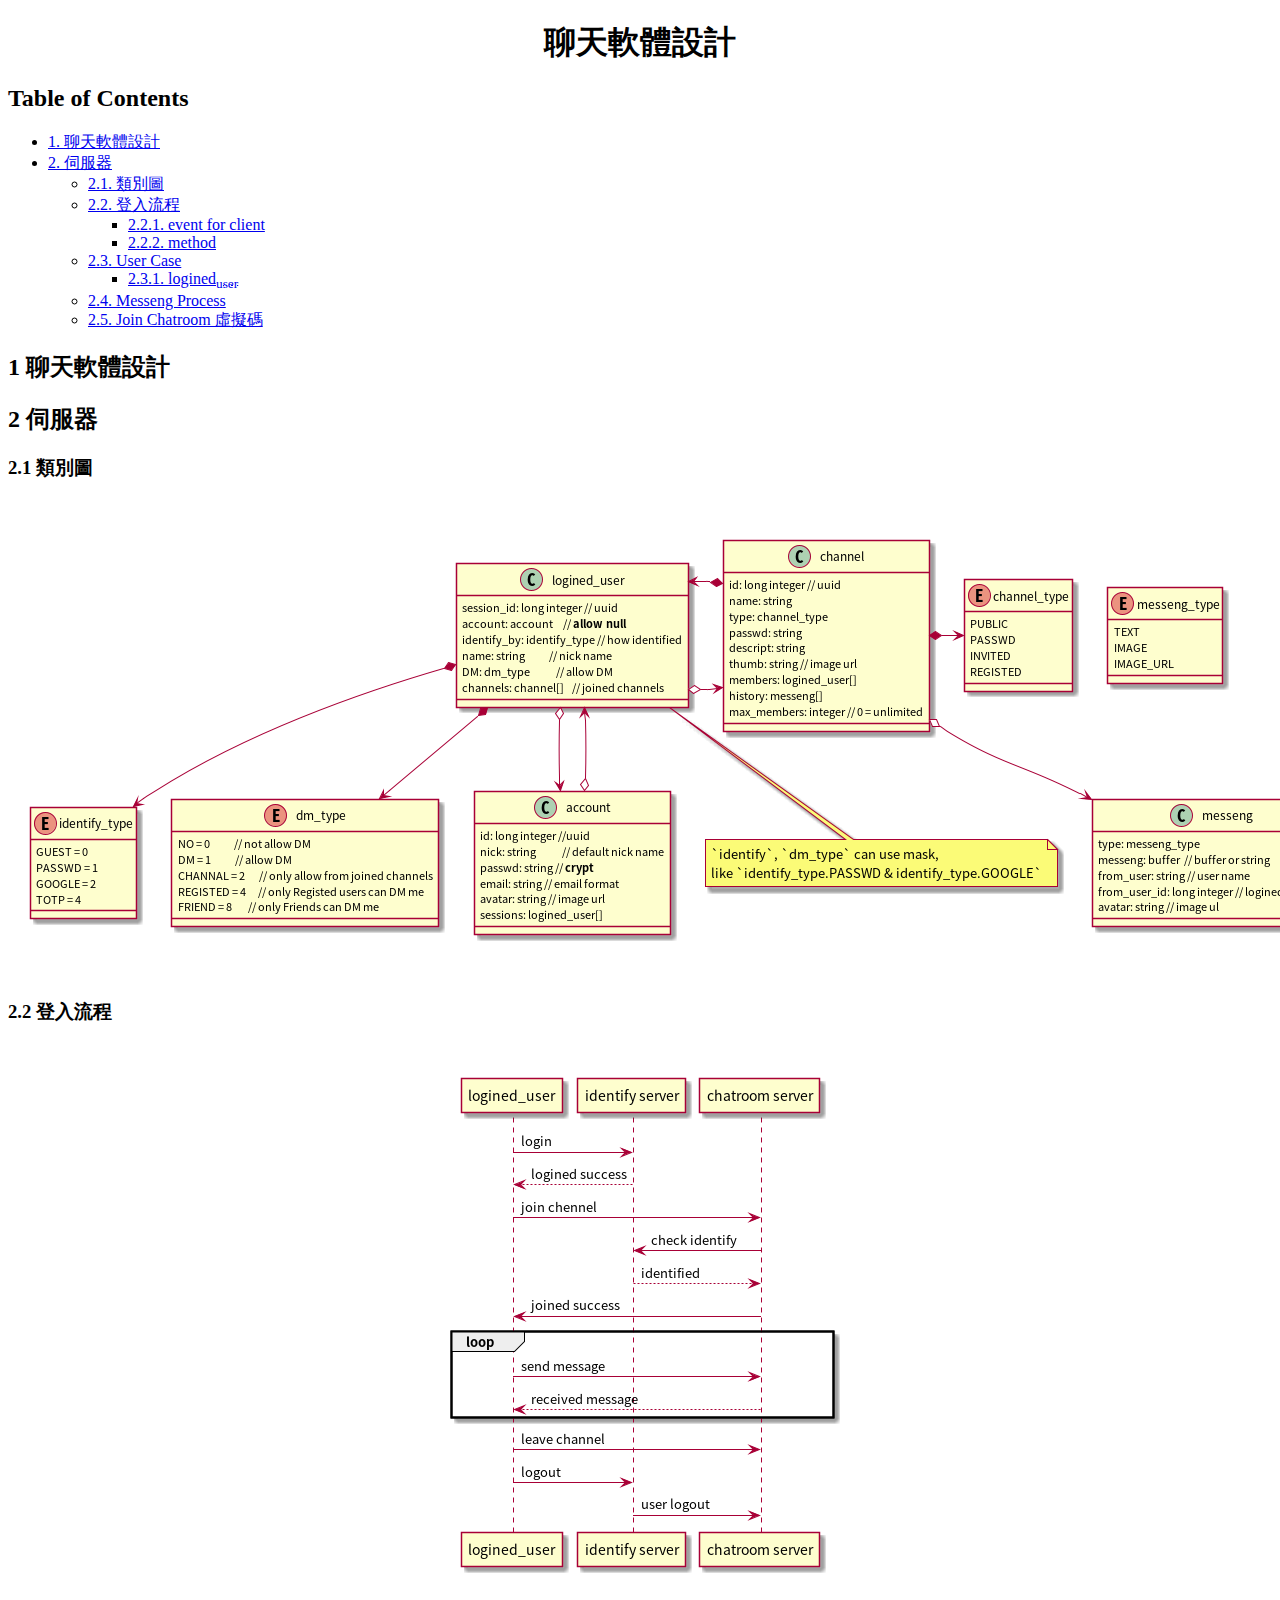
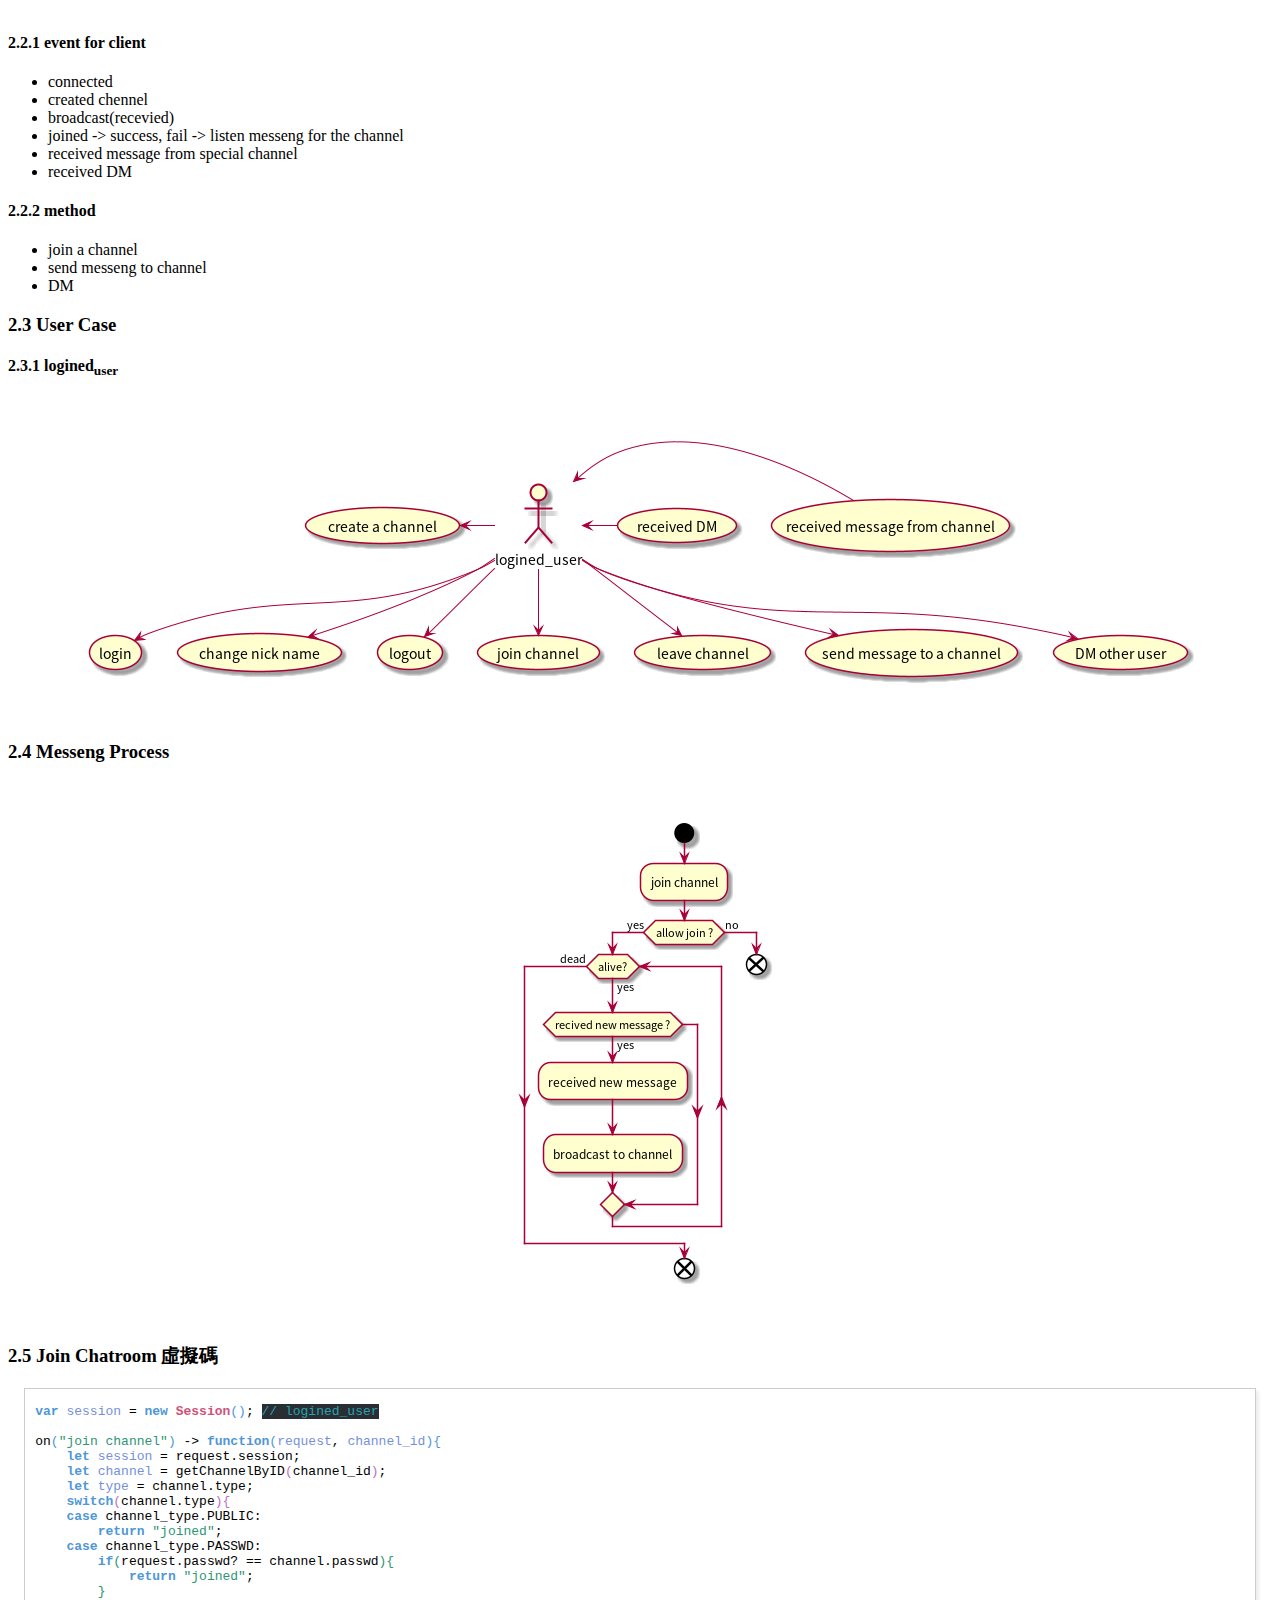
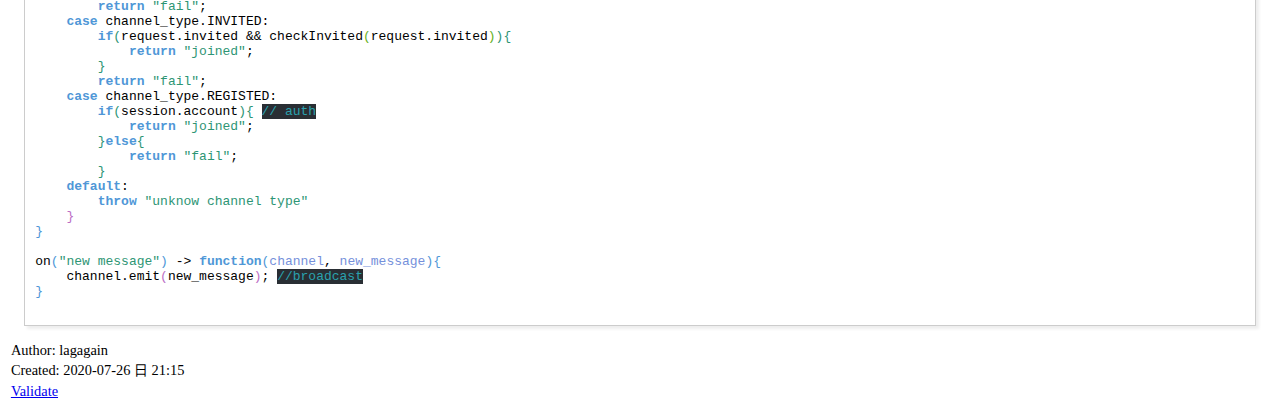
<file: docs/design.html>
<?xml version="1.0" encoding="utf-8"?>
<!DOCTYPE html PUBLIC "-//W3C//DTD XHTML 1.0 Strict//EN"
"http://www.w3.org/TR/xhtml1/DTD/xhtml1-strict.dtd">
<html xmlns="http://www.w3.org/1999/xhtml" lang="en" xml:lang="en">
<head>
<!-- 2020-07-26 日 21:15 -->
<meta http-equiv="Content-Type" content="text/html;charset=utf-8" />
<meta name="viewport" content="width=device-width, initial-scale=1" />
<title>聊天軟體設計</title>
<meta name="generator" content="Org mode" />
<meta name="author" content="lagagain" />
<style type="text/css">
 <!--/*--><![CDATA[/*><!--*/
  .title  { text-align: center;
             margin-bottom: .2em; }
  .subtitle { text-align: center;
              font-size: medium;
              font-weight: bold;
              margin-top:0; }
  .todo   { font-family: monospace; color: red; }
  .done   { font-family: monospace; color: green; }
  .priority { font-family: monospace; color: orange; }
  .tag    { background-color: #eee; font-family: monospace;
            padding: 2px; font-size: 80%; font-weight: normal; }
  .timestamp { color: #bebebe; }
  .timestamp-kwd { color: #5f9ea0; }
  .org-right  { margin-left: auto; margin-right: 0px;  text-align: right; }
  .org-left   { margin-left: 0px;  margin-right: auto; text-align: left; }
  .org-center { margin-left: auto; margin-right: auto; text-align: center; }
  .underline { text-decoration: underline; }
  #postamble p, #preamble p { font-size: 90%; margin: .2em; }
  p.verse { margin-left: 3%; }
  pre {
    border: 1px solid #ccc;
    box-shadow: 3px 3px 3px #eee;
    padding: 8pt;
    font-family: monospace;
    overflow: auto;
    margin: 1.2em;
  }
  pre.src {
    position: relative;
    overflow: visible;
    padding-top: 1.2em;
  }
  pre.src:before {
    display: none;
    position: absolute;
    background-color: white;
    top: -10px;
    right: 10px;
    padding: 3px;
    border: 1px solid black;
  }
  pre.src:hover:before { display: inline;}
  /* Languages per Org manual */
  pre.src-asymptote:before { content: 'Asymptote'; }
  pre.src-awk:before { content: 'Awk'; }
  pre.src-C:before { content: 'C'; }
  /* pre.src-C++ doesn't work in CSS */
  pre.src-clojure:before { content: 'Clojure'; }
  pre.src-css:before { content: 'CSS'; }
  pre.src-D:before { content: 'D'; }
  pre.src-ditaa:before { content: 'ditaa'; }
  pre.src-dot:before { content: 'Graphviz'; }
  pre.src-calc:before { content: 'Emacs Calc'; }
  pre.src-emacs-lisp:before { content: 'Emacs Lisp'; }
  pre.src-fortran:before { content: 'Fortran'; }
  pre.src-gnuplot:before { content: 'gnuplot'; }
  pre.src-haskell:before { content: 'Haskell'; }
  pre.src-hledger:before { content: 'hledger'; }
  pre.src-java:before { content: 'Java'; }
  pre.src-js:before { content: 'Javascript'; }
  pre.src-latex:before { content: 'LaTeX'; }
  pre.src-ledger:before { content: 'Ledger'; }
  pre.src-lisp:before { content: 'Lisp'; }
  pre.src-lilypond:before { content: 'Lilypond'; }
  pre.src-lua:before { content: 'Lua'; }
  pre.src-matlab:before { content: 'MATLAB'; }
  pre.src-mscgen:before { content: 'Mscgen'; }
  pre.src-ocaml:before { content: 'Objective Caml'; }
  pre.src-octave:before { content: 'Octave'; }
  pre.src-org:before { content: 'Org mode'; }
  pre.src-oz:before { content: 'OZ'; }
  pre.src-plantuml:before { content: 'Plantuml'; }
  pre.src-processing:before { content: 'Processing.js'; }
  pre.src-python:before { content: 'Python'; }
  pre.src-R:before { content: 'R'; }
  pre.src-ruby:before { content: 'Ruby'; }
  pre.src-sass:before { content: 'Sass'; }
  pre.src-scheme:before { content: 'Scheme'; }
  pre.src-screen:before { content: 'Gnu Screen'; }
  pre.src-sed:before { content: 'Sed'; }
  pre.src-sh:before { content: 'shell'; }
  pre.src-sql:before { content: 'SQL'; }
  pre.src-sqlite:before { content: 'SQLite'; }
  /* additional languages in org.el's org-babel-load-languages alist */
  pre.src-forth:before { content: 'Forth'; }
  pre.src-io:before { content: 'IO'; }
  pre.src-J:before { content: 'J'; }
  pre.src-makefile:before { content: 'Makefile'; }
  pre.src-maxima:before { content: 'Maxima'; }
  pre.src-perl:before { content: 'Perl'; }
  pre.src-picolisp:before { content: 'Pico Lisp'; }
  pre.src-scala:before { content: 'Scala'; }
  pre.src-shell:before { content: 'Shell Script'; }
  pre.src-ebnf2ps:before { content: 'ebfn2ps'; }
  /* additional language identifiers per "defun org-babel-execute"
       in ob-*.el */
  pre.src-cpp:before  { content: 'C++'; }
  pre.src-abc:before  { content: 'ABC'; }
  pre.src-coq:before  { content: 'Coq'; }
  pre.src-groovy:before  { content: 'Groovy'; }
  /* additional language identifiers from org-babel-shell-names in
     ob-shell.el: ob-shell is the only babel language using a lambda to put
     the execution function name together. */
  pre.src-bash:before  { content: 'bash'; }
  pre.src-csh:before  { content: 'csh'; }
  pre.src-ash:before  { content: 'ash'; }
  pre.src-dash:before  { content: 'dash'; }
  pre.src-ksh:before  { content: 'ksh'; }
  pre.src-mksh:before  { content: 'mksh'; }
  pre.src-posh:before  { content: 'posh'; }
  /* Additional Emacs modes also supported by the LaTeX listings package */
  pre.src-ada:before { content: 'Ada'; }
  pre.src-asm:before { content: 'Assembler'; }
  pre.src-caml:before { content: 'Caml'; }
  pre.src-delphi:before { content: 'Delphi'; }
  pre.src-html:before { content: 'HTML'; }
  pre.src-idl:before { content: 'IDL'; }
  pre.src-mercury:before { content: 'Mercury'; }
  pre.src-metapost:before { content: 'MetaPost'; }
  pre.src-modula-2:before { content: 'Modula-2'; }
  pre.src-pascal:before { content: 'Pascal'; }
  pre.src-ps:before { content: 'PostScript'; }
  pre.src-prolog:before { content: 'Prolog'; }
  pre.src-simula:before { content: 'Simula'; }
  pre.src-tcl:before { content: 'tcl'; }
  pre.src-tex:before { content: 'TeX'; }
  pre.src-plain-tex:before { content: 'Plain TeX'; }
  pre.src-verilog:before { content: 'Verilog'; }
  pre.src-vhdl:before { content: 'VHDL'; }
  pre.src-xml:before { content: 'XML'; }
  pre.src-nxml:before { content: 'XML'; }
  /* add a generic configuration mode; LaTeX export needs an additional
     (add-to-list 'org-latex-listings-langs '(conf " ")) in .emacs */
  pre.src-conf:before { content: 'Configuration File'; }

  table { border-collapse:collapse; }
  caption.t-above { caption-side: top; }
  caption.t-bottom { caption-side: bottom; }
  td, th { vertical-align:top;  }
  th.org-right  { text-align: center;  }
  th.org-left   { text-align: center;   }
  th.org-center { text-align: center; }
  td.org-right  { text-align: right;  }
  td.org-left   { text-align: left;   }
  td.org-center { text-align: center; }
  dt { font-weight: bold; }
  .footpara { display: inline; }
  .footdef  { margin-bottom: 1em; }
  .figure { padding: 1em; }
  .figure p { text-align: center; }
  .equation-container {
    display: table;
    text-align: center;
    width: 100%;
  }
  .equation {
    vertical-align: middle;
  }
  .equation-label {
    display: table-cell;
    text-align: right;
    vertical-align: middle;
  }
  .inlinetask {
    padding: 10px;
    border: 2px solid gray;
    margin: 10px;
    background: #ffffcc;
  }
  #org-div-home-and-up
   { text-align: right; font-size: 70%; white-space: nowrap; }
  textarea { overflow-x: auto; }
  .linenr { font-size: smaller }
  .code-highlighted { background-color: #ffff00; }
  .org-info-js_info-navigation { border-style: none; }
  #org-info-js_console-label
    { font-size: 10px; font-weight: bold; white-space: nowrap; }
  .org-info-js_search-highlight
    { background-color: #ffff00; color: #000000; font-weight: bold; }
  .org-svg { width: 90%; }
  /*]]>*/-->
</style>
<script type="text/javascript">
/*
@licstart  The following is the entire license notice for the
JavaScript code in this tag.

Copyright (C) 2012-2020 Free Software Foundation, Inc.

The JavaScript code in this tag is free software: you can
redistribute it and/or modify it under the terms of the GNU
General Public License (GNU GPL) as published by the Free Software
Foundation, either version 3 of the License, or (at your option)
any later version.  The code is distributed WITHOUT ANY WARRANTY;
without even the implied warranty of MERCHANTABILITY or FITNESS
FOR A PARTICULAR PURPOSE.  See the GNU GPL for more details.

As additional permission under GNU GPL version 3 section 7, you
may distribute non-source (e.g., minimized or compacted) forms of
that code without the copy of the GNU GPL normally required by
section 4, provided you include this license notice and a URL
through which recipients can access the Corresponding Source.


@licend  The above is the entire license notice
for the JavaScript code in this tag.
*/
<!--/*--><![CDATA[/*><!--*/
 function CodeHighlightOn(elem, id)
 {
   var target = document.getElementById(id);
   if(null != target) {
     elem.cacheClassElem = elem.className;
     elem.cacheClassTarget = target.className;
     target.className = "code-highlighted";
     elem.className   = "code-highlighted";
   }
 }
 function CodeHighlightOff(elem, id)
 {
   var target = document.getElementById(id);
   if(elem.cacheClassElem)
     elem.className = elem.cacheClassElem;
   if(elem.cacheClassTarget)
     target.className = elem.cacheClassTarget;
 }
/*]]>*///-->
</script>
</head>
<body>
<div id="content">
<h1 class="title">聊天軟體設計</h1>
<div id="table-of-contents">
<h2>Table of Contents</h2>
<div id="text-table-of-contents">
<ul>
<li><a href="#orgbf6cd4a">1. 聊天軟體設計</a></li>
<li><a href="#org93e11a1">2. 伺服器</a>
<ul>
<li><a href="#org2c34ff3">2.1. 類別圖</a></li>
<li><a href="#org86846fc">2.2. 登入流程</a>
<ul>
<li><a href="#org1a55508">2.2.1. event for client</a></li>
<li><a href="#orgc8efed6">2.2.2. method</a></li>
</ul>
</li>
<li><a href="#orgf1374c1">2.3. User Case</a>
<ul>
<li><a href="#orgb5fecec">2.3.1. logined<sub>user</sub></a></li>
</ul>
</li>
<li><a href="#org95d31fd">2.4. Messeng Process</a></li>
<li><a href="#orgff0afad">2.5. Join Chatroom 虛擬碼</a></li>
</ul>
</li>
</ul>
</div>
</div>
<div id="outline-container-orgbf6cd4a" class="outline-2">
<h2 id="orgbf6cd4a"><span class="section-number-2">1</span> 聊天軟體設計</h2>
</div>
<div id="outline-container-org93e11a1" class="outline-2">
<h2 id="org93e11a1"><span class="section-number-2">2</span> 伺服器</h2>
<div class="outline-text-2" id="text-2">
</div>
<div id="outline-container-org2c34ff3" class="outline-3">
<h3 id="org2c34ff3"><span class="section-number-3">2.1</span> 類別圖</h3>
<div class="outline-text-3" id="text-2-1">

<div class="figure">
<p><img src="doc/class.png" alt="class.png" />
</p>
</div>
</div>
</div>

<div id="outline-container-org86846fc" class="outline-3">
<h3 id="org86846fc"><span class="section-number-3">2.2</span> 登入流程</h3>
<div class="outline-text-3" id="text-2-2">

<div class="figure">
<p><img src="doc/login_flow.png" alt="login_flow.png" />
</p>
</div>
</div>


<div id="outline-container-org1a55508" class="outline-4">
<h4 id="org1a55508"><span class="section-number-4">2.2.1</span> event for client</h4>
<div class="outline-text-4" id="text-2-2-1">
<ul class="org-ul">
<li>connected</li>
<li>created chennel</li>
<li>broadcast(recevied)</li>
<li>joined -&gt; success, fail -&gt; listen messeng for the channel</li>
<li>received message from special channel</li>
<li>received DM</li>
</ul>
</div>
</div>

<div id="outline-container-orgc8efed6" class="outline-4">
<h4 id="orgc8efed6"><span class="section-number-4">2.2.2</span> method</h4>
<div class="outline-text-4" id="text-2-2-2">
<ul class="org-ul">
<li>join a channel</li>
<li>send messeng to channel</li>
<li>DM</li>
</ul>
</div>
</div>
</div>



<div id="outline-container-orgf1374c1" class="outline-3">
<h3 id="orgf1374c1"><span class="section-number-3">2.3</span> User Case</h3>
<div class="outline-text-3" id="text-2-3">
</div>
<div id="outline-container-orgb5fecec" class="outline-4">
<h4 id="orgb5fecec"><span class="section-number-4">2.3.1</span> logined<sub>user</sub></h4>
<div class="outline-text-4" id="text-2-3-1">

<div class="figure">
<p><img src="doc/logined_user_usecase.png" alt="logined_user_usecase.png" />
</p>
</div>
</div>
</div>
</div>

<div id="outline-container-org95d31fd" class="outline-3">
<h3 id="org95d31fd"><span class="section-number-3">2.4</span> Messeng Process</h3>
<div class="outline-text-3" id="text-2-4">

<div class="figure">
<p><img src="doc/messeng_process.png" alt="messeng_process.png" />
</p>
</div>
</div>
</div>


<div id="outline-container-orgff0afad" class="outline-3">
<h3 id="orgff0afad"><span class="section-number-3">2.5</span> Join Chatroom 虛擬碼</h3>
<div class="outline-text-3" id="text-2-5">
<div class="org-src-container">
<pre class="src src-js"><span style="color: #4f97d7; font-weight: bold;">var</span> <span style="color: #7590db;">session</span> = <span style="color: #4f97d7; font-weight: bold;">new</span> <span style="color: #ce537a; font-weight: bold;">Session</span><span style="color: #4f97d7;">()</span>; <span style="color: #2aa1ae; background-color: #292e34;">// </span><span style="color: #2aa1ae; background-color: #292e34;">logined_user</span>

on<span style="color: #4f97d7;">(</span><span style="color: #2d9574;">"join channel"</span><span style="color: #4f97d7;">)</span> -&gt; <span style="color: #4f97d7; font-weight: bold;">function</span><span style="color: #4f97d7;">(</span><span style="color: #7590db;">request</span>, <span style="color: #7590db;">channel_id</span><span style="color: #4f97d7;">){</span>
    <span style="color: #4f97d7; font-weight: bold;">let</span> <span style="color: #7590db;">session</span> = request.session;
    <span style="color: #4f97d7; font-weight: bold;">let</span> <span style="color: #7590db;">channel</span> = getChannelByID<span style="color: #bc6ec5;">(</span>channel_id<span style="color: #bc6ec5;">)</span>;
    <span style="color: #4f97d7; font-weight: bold;">let</span> <span style="color: #7590db;">type</span> = channel.type;
    <span style="color: #4f97d7; font-weight: bold;">switch</span><span style="color: #bc6ec5;">(</span>channel.type<span style="color: #bc6ec5;">){</span>
    <span style="color: #4f97d7; font-weight: bold;">case</span> channel_type.PUBLIC:
        <span style="color: #4f97d7; font-weight: bold;">return</span> <span style="color: #2d9574;">"joined"</span>;
    <span style="color: #4f97d7; font-weight: bold;">case</span> channel_type.PASSWD:
        <span style="color: #4f97d7; font-weight: bold;">if</span><span style="color: #2d9574;">(</span>request.passwd? == channel.passwd<span style="color: #2d9574;">){</span>
            <span style="color: #4f97d7; font-weight: bold;">return</span> <span style="color: #2d9574;">"joined"</span>;
        <span style="color: #2d9574;">}</span>
        <span style="color: #4f97d7; font-weight: bold;">return</span> <span style="color: #2d9574;">"fail"</span>;
    <span style="color: #4f97d7; font-weight: bold;">case</span> channel_type.INVITED:
        <span style="color: #4f97d7; font-weight: bold;">if</span><span style="color: #2d9574;">(</span>request.invited &amp;&amp; checkInvited<span style="color: #67b11d;">(</span>request.invited<span style="color: #67b11d;">)</span><span style="color: #2d9574;">){</span>
            <span style="color: #4f97d7; font-weight: bold;">return</span> <span style="color: #2d9574;">"joined"</span>;
        <span style="color: #2d9574;">}</span>
        <span style="color: #4f97d7; font-weight: bold;">return</span> <span style="color: #2d9574;">"fail"</span>;
    <span style="color: #4f97d7; font-weight: bold;">case</span> channel_type.REGISTED:
        <span style="color: #4f97d7; font-weight: bold;">if</span><span style="color: #2d9574;">(</span>session.account<span style="color: #2d9574;">){</span> <span style="color: #2aa1ae; background-color: #292e34;">// </span><span style="color: #2aa1ae; background-color: #292e34;">auth</span>
            <span style="color: #4f97d7; font-weight: bold;">return</span> <span style="color: #2d9574;">"joined"</span>;
        <span style="color: #2d9574;">}</span><span style="color: #4f97d7; font-weight: bold;">else</span><span style="color: #2d9574;">{</span>
            <span style="color: #4f97d7; font-weight: bold;">return</span> <span style="color: #2d9574;">"fail"</span>;
        <span style="color: #2d9574;">}</span>
    <span style="color: #4f97d7; font-weight: bold;">default</span>:
        <span style="color: #4f97d7; font-weight: bold;">throw</span> <span style="color: #2d9574;">"unknow channel type"</span>
    <span style="color: #bc6ec5;">}</span>
<span style="color: #4f97d7;">}</span>

on<span style="color: #4f97d7;">(</span><span style="color: #2d9574;">"new message"</span><span style="color: #4f97d7;">)</span> -&gt; <span style="color: #4f97d7; font-weight: bold;">function</span><span style="color: #4f97d7;">(</span><span style="color: #7590db;">channel</span>, <span style="color: #7590db;">new_message</span><span style="color: #4f97d7;">){</span>
    channel.emit<span style="color: #bc6ec5;">(</span>new_message<span style="color: #bc6ec5;">)</span>; <span style="color: #2aa1ae; background-color: #292e34;">//</span><span style="color: #2aa1ae; background-color: #292e34;">broadcast</span>
<span style="color: #4f97d7;">}</span>

</pre>
</div>
</div>
</div>
</div>
</div>
<div id="postamble" class="status">
<p class="author">Author: lagagain</p>
<p class="date">Created: 2020-07-26 日 21:15</p>
<p class="validation"><a href="http://validator.w3.org/check?uri=referer">Validate</a></p>
</div>
</body>
</html>
</file>
